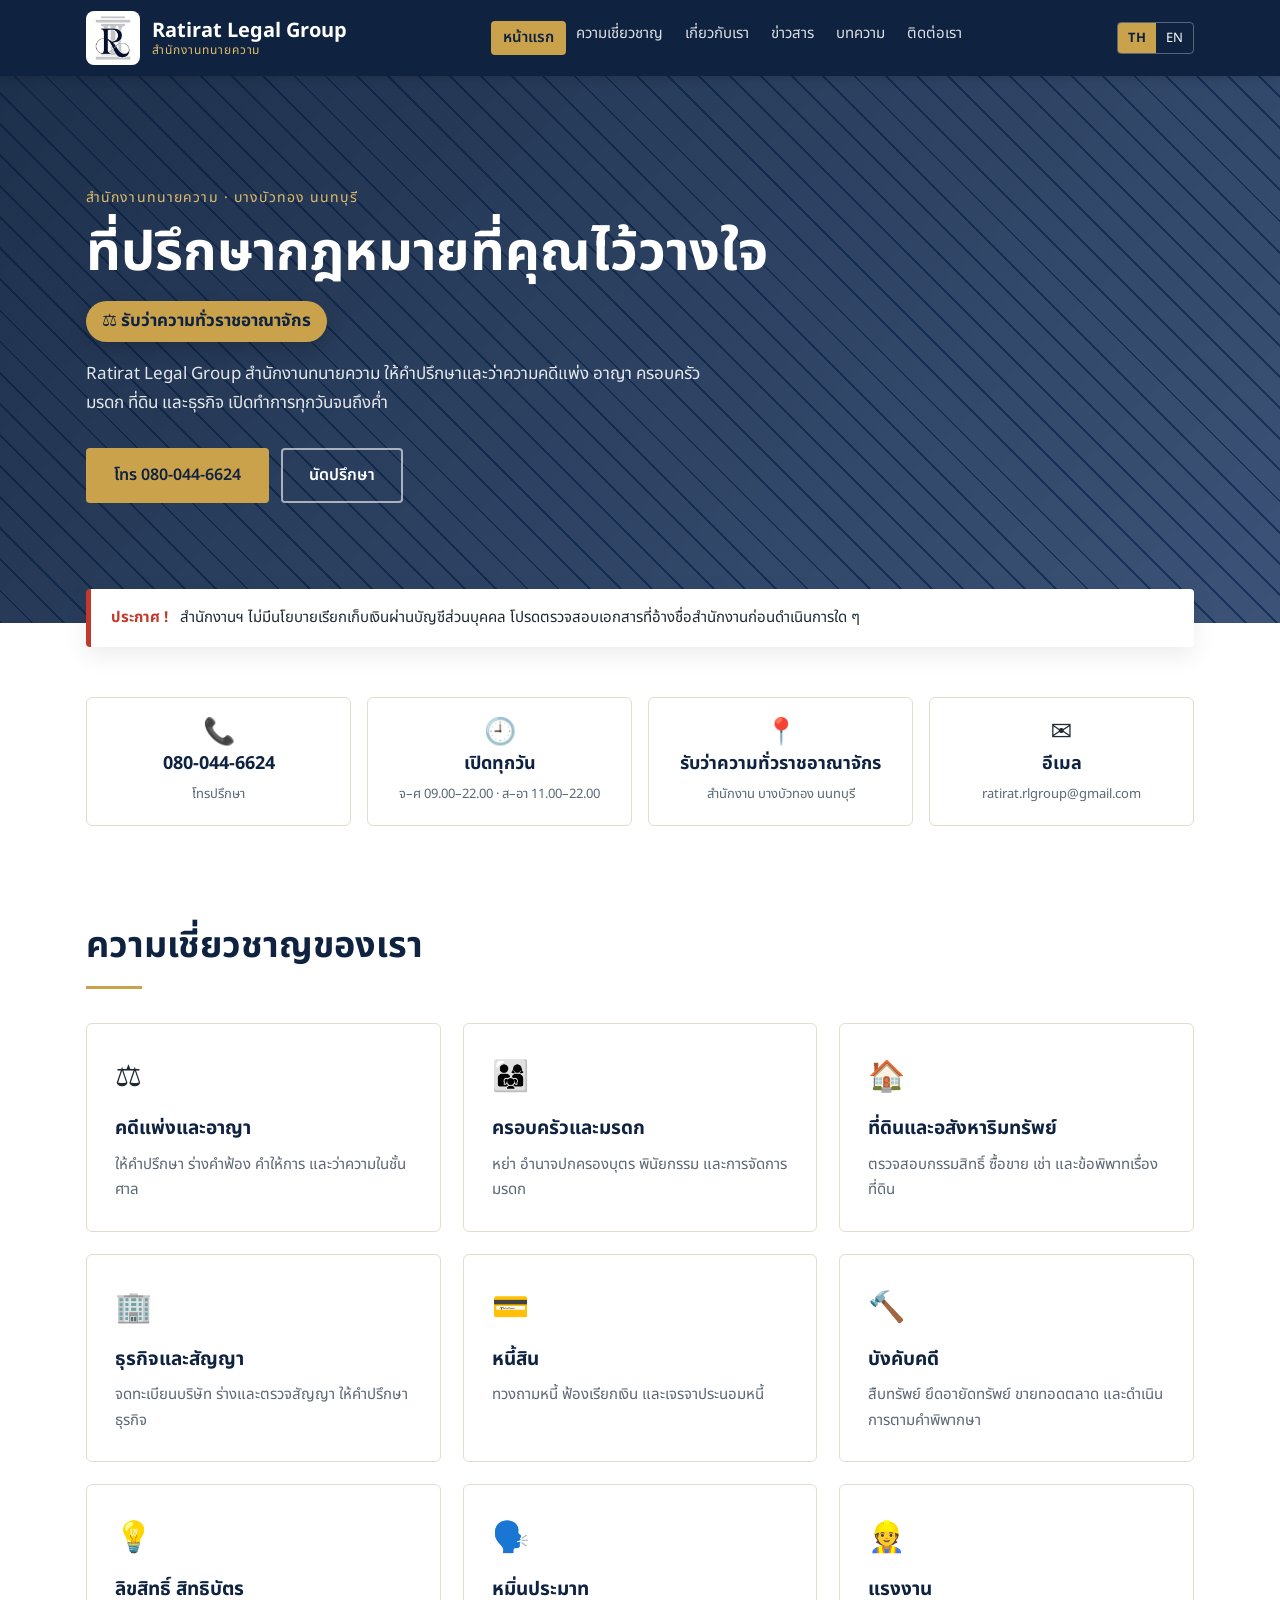
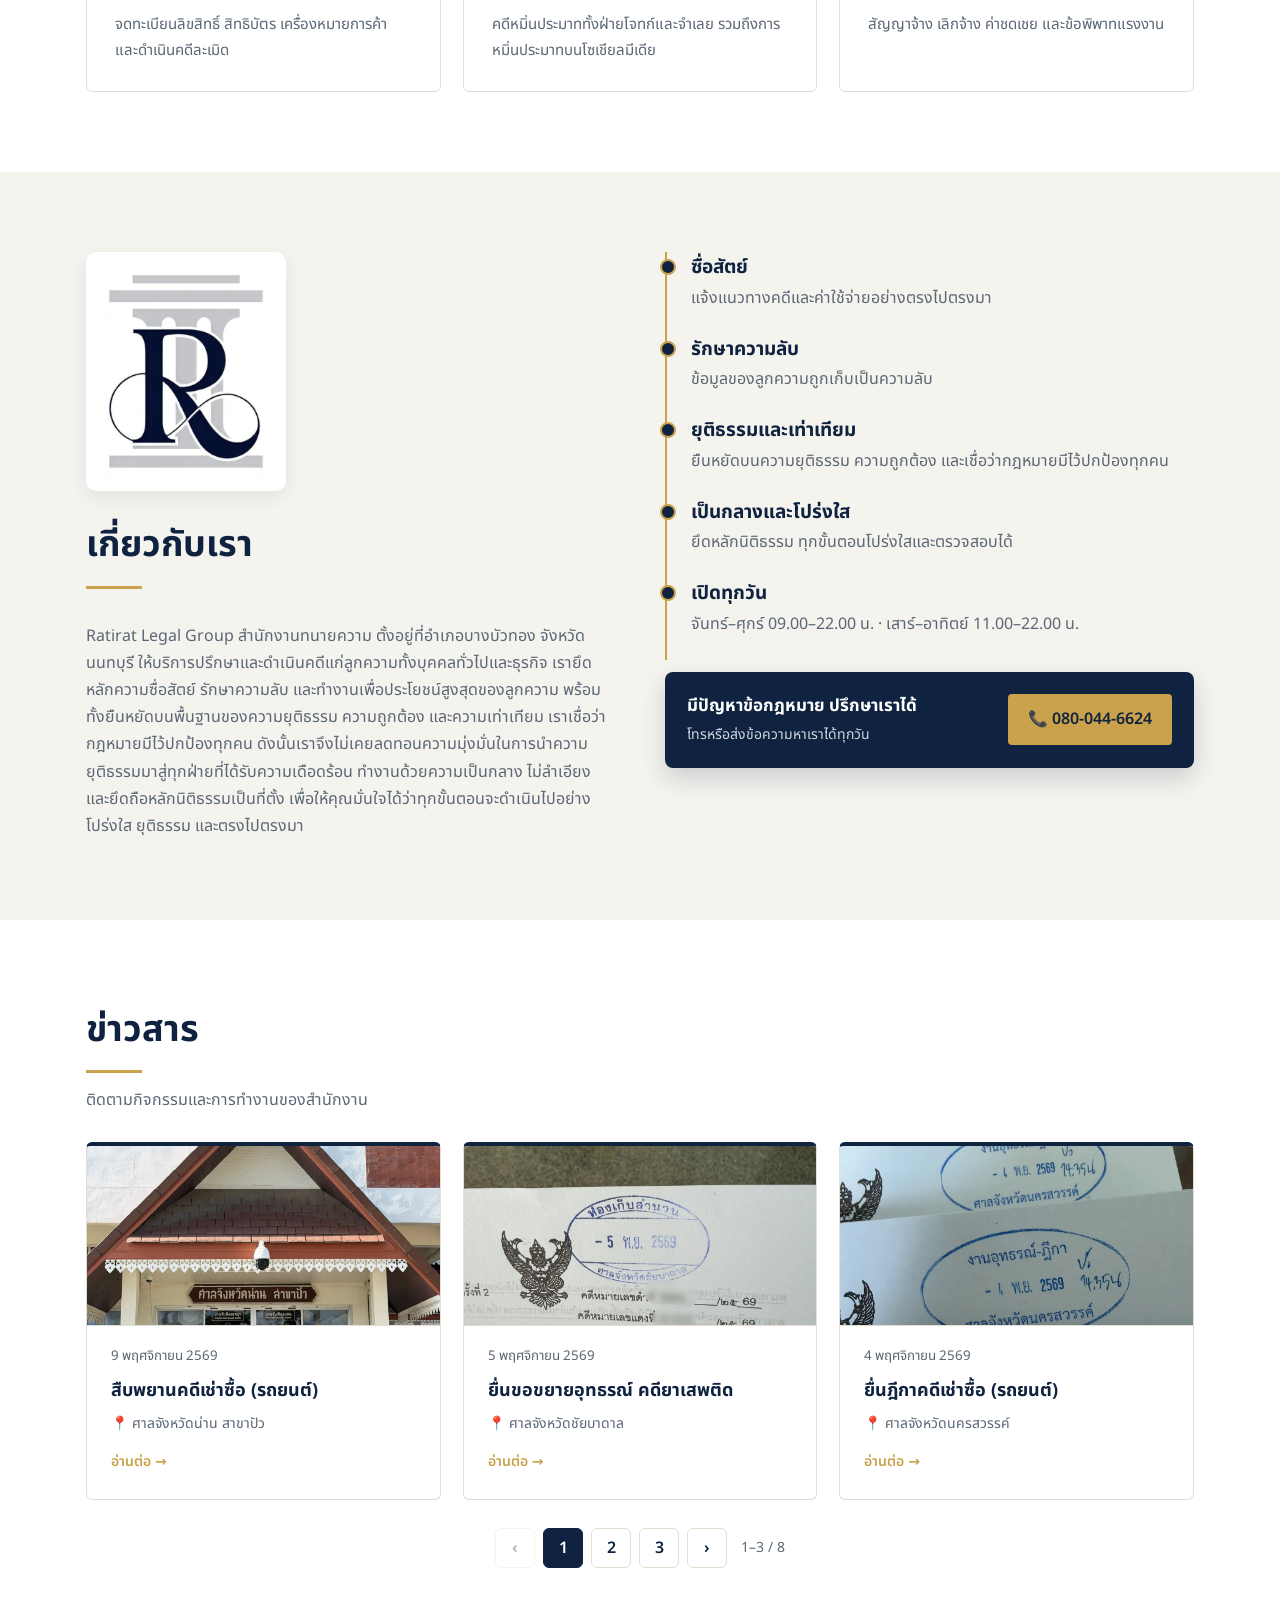
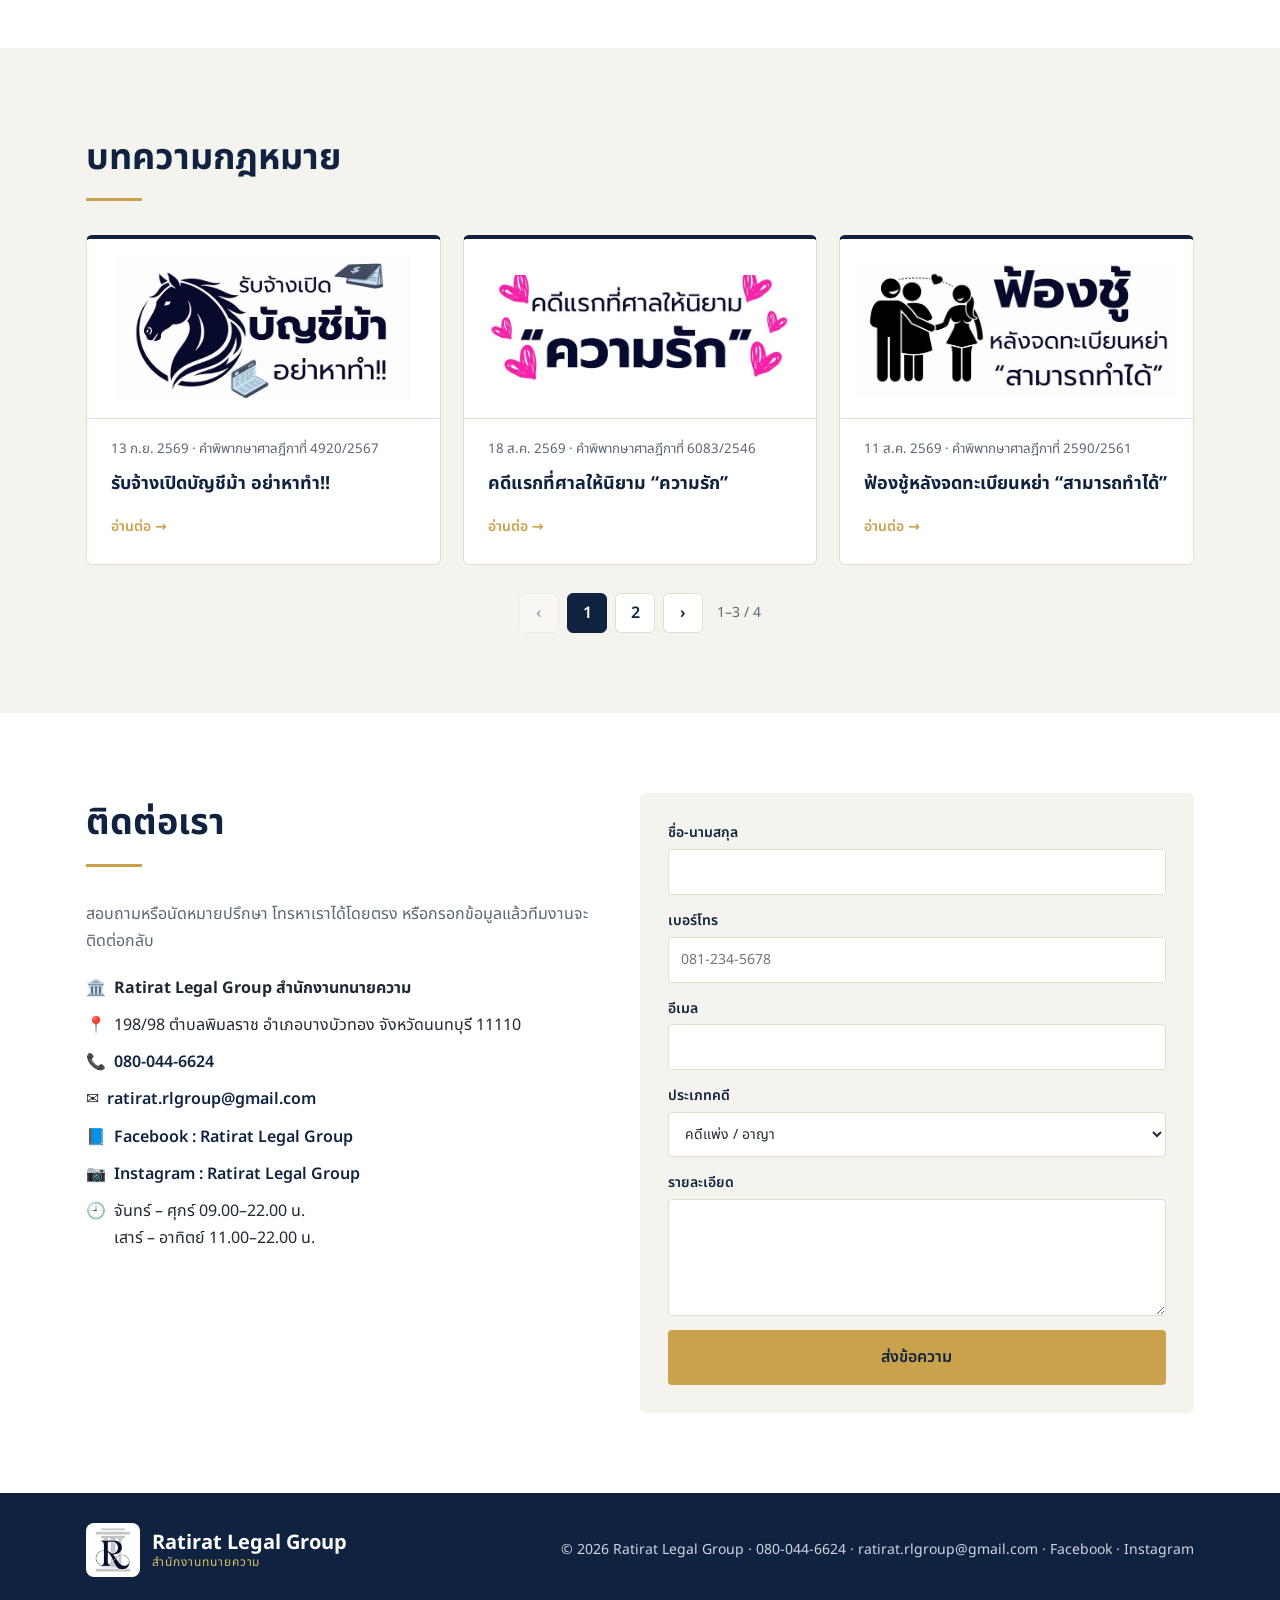
<file: index.html>
<!doctype html>
<html lang="th">
<head>
<meta charset="utf-8">
<meta name="viewport" content="width=device-width, initial-scale=1">
<title>Ratirat Legal Group | สำนักงานทนายความ</title>
<meta name="description" content="Ratirat Legal Group สำนักงานทนายความ บางบัวทอง นนทบุรี รับว่าความทั่วราชอาณาจักร โทร 080-0446624">
<link rel="icon" href="favicon.ico?v=3" sizes="any">
<link rel="icon" href="favicon.png?v=3" type="image/png">
<link rel="apple-touch-icon" href="apple-touch-icon.png?v=3">
<link rel="preconnect" href="https://fonts.googleapis.com">
<link href="https://fonts.googleapis.com/css2?family=Noto+Sans+Thai:wght@300;400;600;700&display=swap" rel="stylesheet">
<link rel="stylesheet" href="style.css?v=19">
</head>
<body>

<!-- Header -->
<header class="nav" id="top">
  <div class="wrap nav-in">
    <a href="#top" class="logo"><img src="logo-mark.png?v=3"alt="Ratirat Legal Group" class="logo-img"><span class="logo-txt"><span>Ratirat Legal Group</span><small data-th="สำนักงานทนายความ" data-en="Law Office">สำนักงานทนายความ</small></span></a>
    <nav class="menu" id="menu">
      <a href="#top" data-th="หน้าแรก" data-en="Home">หน้าแรก</a>
      <a href="#expertise" data-th="ความเชี่ยวชาญ" data-en="Expertise">ความเชี่ยวชาญ</a>
      <a href="#about" data-th="เกี่ยวกับเรา" data-en="About us">เกี่ยวกับเรา</a>
      <a href="#news" data-th="ข่าวสาร" data-en="News">ข่าวสาร</a>
      <a href="#articles" data-th="บทความ" data-en="Articles">บทความ</a>
      <a href="#contact" data-th="ติดต่อเรา" data-en="Contact">ติดต่อเรา</a>
    </nav>
    <div class="nav-right">
      <div class="lang"><button data-lang="th" class="on">TH</button><button data-lang="en">EN</button></div>
      <button class="burger" id="burger" aria-label="menu">☰</button>
    </div>
  </div>
</header>

<!-- Hero -->
<section class="hero">
  <div class="wrap hero-in">
    <p class="eyebrow" data-th="สำนักงานทนายความ · บางบัวทอง นนทบุรี" data-en="Law Office · Bang Bua Thong, Nonthaburi">สำนักงานทนายความ · บางบัวทอง นนทบุรี</p>
    <h1 data-th="ที่ปรึกษากฎหมายที่คุณไว้วางใจ" data-en="Legal counsel you can trust">ที่ปรึกษากฎหมายที่คุณไว้วางใจ</h1>
    <p class="hero-badge">⚖️ <span data-th="รับว่าความทั่วราชอาณาจักร" data-en="Representation in courts throughout the Kingdom">รับว่าความทั่วราชอาณาจักร</span></p>
    <p class="lead" data-th="Ratirat Legal Group สำนักงานทนายความ ให้คำปรึกษาและว่าความคดีแพ่ง อาญา ครอบครัว มรดก ที่ดิน และธุรกิจ เปิดทำการทุกวันจนถึงค่ำ" data-en="Ratirat Legal Group advises and litigates in civil, criminal, family, inheritance, property and business matters, open every day until late.">Ratirat Legal Group สำนักงานทนายความ ให้คำปรึกษาและว่าความคดีแพ่ง อาญา ครอบครัว มรดก ที่ดิน และธุรกิจ เปิดทำการทุกวันจนถึงค่ำ</p>
    <div class="btns">
      <a href="tel:0800446624" class="btn gold" data-th="โทร 080-044-6624" data-en="Call 080-044-6624">โทร 080-044-6624</a>
      <a href="#contact" class="btn line" data-th="นัดปรึกษา" data-en="Book a consultation">นัดปรึกษา</a>
    </div>
  </div>
</section>

<!-- Announcement -->
<div class="wrap">
  <div class="notice">
    <strong data-th="ประกาศ !" data-en="Announcement !">ประกาศ !</strong>
    <span data-th="สำนักงานฯ ไม่มีนโยบายเรียกเก็บเงินผ่านบัญชีส่วนบุคคล โปรดตรวจสอบเอกสารที่อ้างชื่อสำนักงานก่อนดำเนินการใด ๆ" data-en="We never request payment to personal bank accounts. Please verify any notice that uses our name before acting on it.">สำนักงานฯ ไม่มีนโยบายเรียกเก็บเงินผ่านบัญชีส่วนบุคคล โปรดตรวจสอบเอกสารที่อ้างชื่อสำนักงานก่อนดำเนินการใด ๆ</span>
  </div>
</div>

<!-- Quick info -->
<section class="stats wrap">
  <a href="tel:0800446624"><b>📞</b><strong>080-044-6624</strong><span data-th="โทรปรึกษา" data-en="Call us">โทรปรึกษา</span></a>
  <div><b>🕘</b><strong data-th="เปิดทุกวัน" data-en="Open daily">เปิดทุกวัน</strong><span data-th="จ–ศ 09.00–22.00 · ส–อา 11.00–22.00" data-en="Mon–Fri 09:00–22:00 · Sat–Sun 11:00–22:00">จ–ศ 09.00–22.00 · ส–อา 11.00–22.00</span></div>
  <div><b>📍</b><strong data-th="รับว่าความทั่วราชอาณาจักร" data-en="Throughout the Kingdom">รับว่าความทั่วราชอาณาจักร</strong><span data-th="สำนักงาน บางบัวทอง นนทบุรี" data-en="Office: Bang Bua Thong, Nonthaburi">สำนักงาน บางบัวทอง นนทบุรี</span></div>
  <a href="mailto:ratirat.rlgroup@gmail.com"><b>✉️</b><strong data-th="อีเมล" data-en="Email">อีเมล</strong><span>ratirat.rlgroup@gmail.com</span></a>
</section>

<!-- Expertise -->
<section class="sec" id="expertise">
  <div class="wrap">
    <h2 data-th="ความเชี่ยวชาญของเรา" data-en="Our Expertise">ความเชี่ยวชาญของเรา</h2>
    <div class="grid3 cards">
      <article class="card">
        <div class="ic">⚖️</div>
        <h3 data-th="คดีแพ่งและอาญา" data-en="Civil & Criminal Cases">คดีแพ่งและอาญา</h3>
        <p data-th="ให้คำปรึกษา ร่างคำฟ้อง คำให้การ และว่าความในชั้นศาล" data-en="Advice, pleadings and representation in court.">ให้คำปรึกษา ร่างคำฟ้อง คำให้การ และว่าความในชั้นศาล</p>
      </article>
      <article class="card">
        <div class="ic">👨‍👩‍👧</div>
        <h3 data-th="ครอบครัวและมรดก" data-en="Family & Inheritance">ครอบครัวและมรดก</h3>
        <p data-th="หย่า อำนาจปกครองบุตร พินัยกรรม และการจัดการมรดก" data-en="Divorce, child custody, wills and estate administration.">หย่า อำนาจปกครองบุตร พินัยกรรม และการจัดการมรดก</p>
      </article>
      <article class="card">
        <div class="ic">🏠</div>
        <h3 data-th="ที่ดินและอสังหาริมทรัพย์" data-en="Land & Real Estate">ที่ดินและอสังหาริมทรัพย์</h3>
        <p data-th="ตรวจสอบกรรมสิทธิ์ ซื้อขาย เช่า และข้อพิพาทเรื่องที่ดิน" data-en="Title checks, sale, lease and land disputes.">ตรวจสอบกรรมสิทธิ์ ซื้อขาย เช่า และข้อพิพาทเรื่องที่ดิน</p>
      </article>
      <article class="card">
        <div class="ic">🏢</div>
        <h3 data-th="ธุรกิจและสัญญา" data-en="Business & Contracts">ธุรกิจและสัญญา</h3>
        <p data-th="จดทะเบียนบริษัท ร่างและตรวจสัญญา ให้คำปรึกษาธุรกิจ" data-en="Company registration, contract drafting and review, business advice.">จดทะเบียนบริษัท ร่างและตรวจสัญญา ให้คำปรึกษาธุรกิจ</p>
      </article>
      <article class="card">
        <div class="ic">💳</div>
        <h3 data-th="หนี้สิน" data-en="Debt">หนี้สิน</h3>
        <p data-th="ทวงถามหนี้ ฟ้องเรียกเงิน และเจรจาประนอมหนี้" data-en="Debt collection, money claims and settlement negotiation.">ทวงถามหนี้ ฟ้องเรียกเงิน และเจรจาประนอมหนี้</p>
      </article>
      <article class="card">
        <div class="ic">🔨</div>
        <h3 data-th="บังคับคดี" data-en="Enforcement">บังคับคดี</h3>
        <p data-th="สืบทรัพย์ ยึดอายัดทรัพย์ ขายทอดตลาด และดำเนินการตามคำพิพากษา" data-en="Asset tracing, seizure and attachment, auctions and enforcing judgments.">สืบทรัพย์ ยึดอายัดทรัพย์ ขายทอดตลาด และดำเนินการตามคำพิพากษา</p>
      </article>
      <article class="card">
        <div class="ic">💡</div>
        <h3 data-th="ลิขสิทธิ์ สิทธิบัตร" data-en="Copyright & Patents">ลิขสิทธิ์ สิทธิบัตร</h3>
        <p data-th="จดทะเบียนลิขสิทธิ์ สิทธิบัตร เครื่องหมายการค้า และดำเนินคดีละเมิด" data-en="Copyright, patent and trademark registration and infringement actions.">จดทะเบียนลิขสิทธิ์ สิทธิบัตร เครื่องหมายการค้า และดำเนินคดีละเมิด</p>
      </article>
      <article class="card">
        <div class="ic">🗣️</div>
        <h3 data-th="หมิ่นประมาท" data-en="Defamation">หมิ่นประมาท</h3>
        <p data-th="คดีหมิ่นประมาททั้งฝ่ายโจทก์และจำเลย รวมถึงการหมิ่นประมาทบนโซเชียลมีเดีย" data-en="Defamation cases for claimants and defendants, including on social media.">คดีหมิ่นประมาททั้งฝ่ายโจทก์และจำเลย รวมถึงการหมิ่นประมาทบนโซเชียลมีเดีย</p>
      </article>
      <article class="card">
        <div class="ic">👷</div>
        <h3 data-th="แรงงาน" data-en="Employment">แรงงาน</h3>
        <p data-th="สัญญาจ้าง เลิกจ้าง ค่าชดเชย และข้อพิพาทแรงงาน" data-en="Employment contracts, dismissal, severance and labour disputes.">สัญญาจ้าง เลิกจ้าง ค่าชดเชย และข้อพิพาทแรงงาน</p>
      </article>
    </div>
  </div>
</section>

<!-- About -->
<section class="sec alt" id="about">
  <div class="wrap about">
    <div>
      <img src="logo-full.png?v=3"alt="Ratirat Legal Group" class="about-logo">
      <h2 data-th="เกี่ยวกับเรา" data-en="About Us">เกี่ยวกับเรา</h2>
      <p data-th="Ratirat Legal Group สำนักงานทนายความ ตั้งอยู่ที่อำเภอบางบัวทอง จังหวัดนนทบุรี ให้บริการปรึกษาและดำเนินคดีแก่ลูกความทั้งบุคคลทั่วไปและธุรกิจ เรายึดหลักความซื่อสัตย์ รักษาความลับ และทำงานเพื่อประโยชน์สูงสุดของลูกความ พร้อมทั้งยืนหยัดบนพื้นฐานของความยุติธรรม ความถูกต้อง และความเท่าเทียม เราเชื่อว่ากฎหมายมีไว้ปกป้องทุกคน ดังนั้นเราจึงไม่เคยลดทอนความมุ่งมั่นในการนำความยุติธรรมมาสู่ทุกฝ่ายที่ได้รับความเดือดร้อน ทำงานด้วยความเป็นกลาง ไม่ลำเอียง และยึดถือหลักนิติธรรมเป็นที่ตั้ง เพื่อให้คุณมั่นใจได้ว่าทุกขั้นตอนจะดำเนินไปอย่างโปร่งใส ยุติธรรม และตรงไปตรงมา" data-en="Ratirat Legal Group is a law office based in Bang Bua Thong, Nonthaburi, advising and representing both individuals and businesses. We stand for integrity, confidentiality and our clients' best interests, built on justice, fairness and equality. We believe the law exists to protect everyone, so we never compromise on bringing justice to anyone who has been wronged. We work impartially and without bias, with the rule of law at our core, so you can be confident every step is transparent, fair and straightforward.">Ratirat Legal Group สำนักงานทนายความ ตั้งอยู่ที่อำเภอบางบัวทอง จังหวัดนนทบุรี ให้บริการปรึกษาและดำเนินคดีแก่ลูกความทั้งบุคคลทั่วไปและธุรกิจ เรายึดหลักความซื่อสัตย์ รักษาความลับ และทำงานเพื่อประโยชน์สูงสุดของลูกความ พร้อมทั้งยืนหยัดบนพื้นฐานของความยุติธรรม ความถูกต้อง และความเท่าเทียม เราเชื่อว่ากฎหมายมีไว้ปกป้องทุกคน ดังนั้นเราจึงไม่เคยลดทอนความมุ่งมั่นในการนำความยุติธรรมมาสู่ทุกฝ่ายที่ได้รับความเดือดร้อน ทำงานด้วยความเป็นกลาง ไม่ลำเอียง และยึดถือหลักนิติธรรมเป็นที่ตั้ง เพื่อให้คุณมั่นใจได้ว่าทุกขั้นตอนจะดำเนินไปอย่างโปร่งใส ยุติธรรม และตรงไปตรงมา</p>
    </div>
    <div class="about-side">
    <ol class="timeline">
      <li><b data-th="ซื่อสัตย์" data-en="Integrity">ซื่อสัตย์</b><span data-th="แจ้งแนวทางคดีและค่าใช้จ่ายอย่างตรงไปตรงมา" data-en="Straightforward advice on your case and costs">แจ้งแนวทางคดีและค่าใช้จ่ายอย่างตรงไปตรงมา</span></li>
      <li><b data-th="รักษาความลับ" data-en="Confidentiality">รักษาความลับ</b><span data-th="ข้อมูลของลูกความถูกเก็บเป็นความลับ" data-en="Your information is kept strictly confidential">ข้อมูลของลูกความถูกเก็บเป็นความลับ</span></li>
      <li><b data-th="ยุติธรรมและเท่าเทียม" data-en="Justice & equality">ยุติธรรมและเท่าเทียม</b><span data-th="ยืนหยัดบนความยุติธรรม ความถูกต้อง และเชื่อว่ากฎหมายมีไว้ปกป้องทุกคน" data-en="Built on justice and fairness — the law exists to protect everyone">ยืนหยัดบนความยุติธรรม ความถูกต้อง และเชื่อว่ากฎหมายมีไว้ปกป้องทุกคน</span></li>
      <li><b data-th="เป็นกลางและโปร่งใส" data-en="Impartial & transparent">เป็นกลางและโปร่งใส</b><span data-th="ยึดหลักนิติธรรม ทุกขั้นตอนโปร่งใสและตรวจสอบได้" data-en="Rule of law first; every step is open and clear">ยึดหลักนิติธรรม ทุกขั้นตอนโปร่งใสและตรวจสอบได้</span></li>
      <li><b data-th="เปิดทุกวัน" data-en="Open every day">เปิดทุกวัน</b><span data-th="จันทร์–ศุกร์ 09.00–22.00 น. · เสาร์–อาทิตย์ 11.00–22.00 น." data-en="Mon–Fri 09:00–22:00 · Sat–Sun 11:00–22:00">จันทร์–ศุกร์ 09.00–22.00 น. · เสาร์–อาทิตย์ 11.00–22.00 น.</span></li>
    </ol>
    <div class="about-call">
      <div>
        <strong data-th="มีปัญหาข้อกฎหมาย ปรึกษาเราได้" data-en="Have a legal problem? Talk to us">มีปัญหาข้อกฎหมาย ปรึกษาเราได้</strong>
        <span data-th="โทรหรือส่งข้อความหาเราได้ทุกวัน" data-en="Call or message us any day">โทรหรือส่งข้อความหาเราได้ทุกวัน</span>
      </div>
      <a href="tel:0800446624" class="btn gold">📞 080-044-6624</a>
    </div>
    </div>
  </div>
</section>

<!-- News -->
<section class="sec" id="news">
  <div class="wrap">
    <h2 data-th="ข่าวสาร" data-en="News">ข่าวสาร</h2>
    <p class="sec-lead" data-th="ติดตามกิจกรรมและการทำงานของสำนักงาน" data-en="What our office has been up to">ติดตามกิจกรรมและการทำงานของสำนักงาน</p>
    <div class="grid3" id="news-list"><!-- filled from content/news.json --></div>
  </div>
</section>

<!-- Articles -->
<section class="sec alt" id="articles">
  <div class="wrap">
    <h2 data-th="บทความกฎหมาย" data-en="Legal Articles">บทความกฎหมาย</h2>
    <div class="grid3" id="posts"><!-- filled from content/articles.json -->
    </div>
  </div>
</section>

<!-- Contact -->
<section class="sec" id="contact">
  <div class="wrap contact">
    <div>
      <h2 data-th="ติดต่อเรา" data-en="Contact Us">ติดต่อเรา</h2>
      <p data-th="สอบถามหรือนัดหมายปรึกษา โทรหาเราได้โดยตรง หรือกรอกข้อมูลแล้วทีมงานจะติดต่อกลับ" data-en="For enquiries or appointments, call us directly or leave your details and we will get back to you.">สอบถามหรือนัดหมายปรึกษา โทรหาเราได้โดยตรง หรือกรอกข้อมูลแล้วทีมงานจะติดต่อกลับ</p>
      <ul class="info">
        <li>🏛️ <strong data-th="Ratirat Legal Group สำนักงานทนายความ" data-en="Ratirat Legal Group">Ratirat Legal Group สำนักงานทนายความ</strong></li>
        <li>📍 <span data-th="198/98 ตำบลพิมลราช อำเภอบางบัวทอง จังหวัดนนทบุรี 11110" data-en="198/98 Phimonrat, Bang Bua Thong, Nonthaburi 11110">198/98 ตำบลพิมลราช อำเภอบางบัวทอง จังหวัดนนทบุรี 11110</span></li>
        <li>📞 <a href="tel:0800446624">080-044-6624</a></li>
        <li>✉️ <a href="mailto:ratirat.rlgroup@gmail.com">ratirat.rlgroup@gmail.com</a></li>
        <li>📘 <a href="https://www.facebook.com/p/Ratirat-Legal-Group-61570178079135/" target="_blank" rel="noopener">Facebook : Ratirat Legal Group</a></li>
        <li>📷 <a href="https://www.instagram.com/newie_lawyer?mdxt=MXhuYnN0a2NtM3lvNA==" target="_blank" rel="noopener">Instagram : Ratirat Legal Group</a></li>
        <li>🕘 <span><span data-th="จันทร์ – ศุกร์ 09.00–22.00 น." data-en="Mon – Fri 09:00–22:00">จันทร์ – ศุกร์ 09.00–22.00 น.</span><br><span data-th="เสาร์ – อาทิตย์ 11.00–22.00 น." data-en="Sat – Sun 11:00–22:00">เสาร์ – อาทิตย์ 11.00–22.00 น.</span></span></li>
      </ul>
    </div>
    <form class="form" id="form">
      <label><span data-th="ชื่อ-นามสกุล" data-en="Full name">ชื่อ-นามสกุล</span><input name="name" required></label>
      <label><span data-th="เบอร์โทร" data-en="Phone">เบอร์โทร</span><input name="phone" type="tel" required maxlength="12" inputmode="tel" placeholder="081-234-5678"></label>
      <label><span data-th="อีเมล" data-en="Email">อีเมล</span><input name="email" type="email"></label>
      <label><span data-th="ประเภทคดี" data-en="Matter type">ประเภทคดี</span>
        <select name="type">
          <option data-th="คดีแพ่ง / อาญา" data-en="Civil / Criminal">คดีแพ่ง / อาญา</option>
          <option data-th="ครอบครัว / มรดก" data-en="Family / Inheritance">ครอบครัว / มรดก</option>
          <option data-th="ที่ดิน / อสังหาริมทรัพย์" data-en="Land / Real estate">ที่ดิน / อสังหาริมทรัพย์</option>
          <option data-th="ธุรกิจ / สัญญา" data-en="Business / Contracts">ธุรกิจ / สัญญา</option>
          <option data-th="หนี้สิน" data-en="Debt">หนี้สิน</option>
          <option data-th="บังคับคดี" data-en="Enforcement">บังคับคดี</option>
          <option data-th="ลิขสิทธิ์ / สิทธิบัตร" data-en="Copyright / Patents">ลิขสิทธิ์ / สิทธิบัตร</option>
          <option data-th="หมิ่นประมาท" data-en="Defamation">หมิ่นประมาท</option>
          <option data-th="อื่น ๆ" data-en="Other">อื่น ๆ</option>
        </select>
      </label>
      <label><span data-th="รายละเอียด" data-en="Details">รายละเอียด</span><textarea name="msg" rows="4"></textarea></label>
      <button class="btn gold" type="submit" data-th="ส่งข้อความ" data-en="Send message">ส่งข้อความ</button>
      <input type="text" name="_honey" class="honey" tabindex="-1" autocomplete="off" aria-hidden="true">
      <p class="ok" id="ok" hidden data-th="ส่งข้อความเรียบร้อยแล้ว ทีมงานจะติดต่อกลับโดยเร็ว ขอบคุณครับ" data-en="Message sent. We will get back to you soon, thank you.">ส่งข้อความเรียบร้อยแล้ว ทีมงานจะติดต่อกลับโดยเร็ว ขอบคุณครับ</p>
      <p class="err" id="err" hidden><span data-th="ส่งไม่สำเร็จ กรุณาลองใหม่ หรือโทร 080-044-6624 / อีเมล ratirat.rlgroup@gmail.com" data-en="Sending failed. Please try again, or call 080-044-6624 / email ratirat.rlgroup@gmail.com">ส่งไม่สำเร็จ กรุณาลองใหม่ หรือโทร 080-044-6624 / อีเมล ratirat.rlgroup@gmail.com</span></p>
    </form>
  </div>
</section>

<footer class="foot">
  <div class="wrap foot-in">
    <div class="logo"><img src="logo-mark.png?v=3"alt="Ratirat Legal Group" class="logo-img"><span class="logo-txt"><span>Ratirat Legal Group</span><small data-th="สำนักงานทนายความ" data-en="Law Office">สำนักงานทนายความ</small></span></div>
    <p>© 2026 Ratirat Legal Group · <a href="tel:0800446624">080-044-6624</a> · <a href="mailto:ratirat.rlgroup@gmail.com">ratirat.rlgroup@gmail.com</a> · <a href="https://www.facebook.com/p/Ratirat-Legal-Group-61570178079135/" target="_blank" rel="noopener">Facebook</a> · <a href="https://www.instagram.com/newie_lawyer?mdxt=MXhuYnN0a2NtM3lvNA==" target="_blank" rel="noopener">Instagram</a></p>
  </div>
</footer>

<!-- Article reader -->
<dialog class="reader" id="reader">
  <button class="reader-x" id="reader-x" aria-label="close">✕</button>
  <article id="reader-body"></article>
</dialog>

<script src="main.js?v=25"></script>
</body>
</html>
</file>
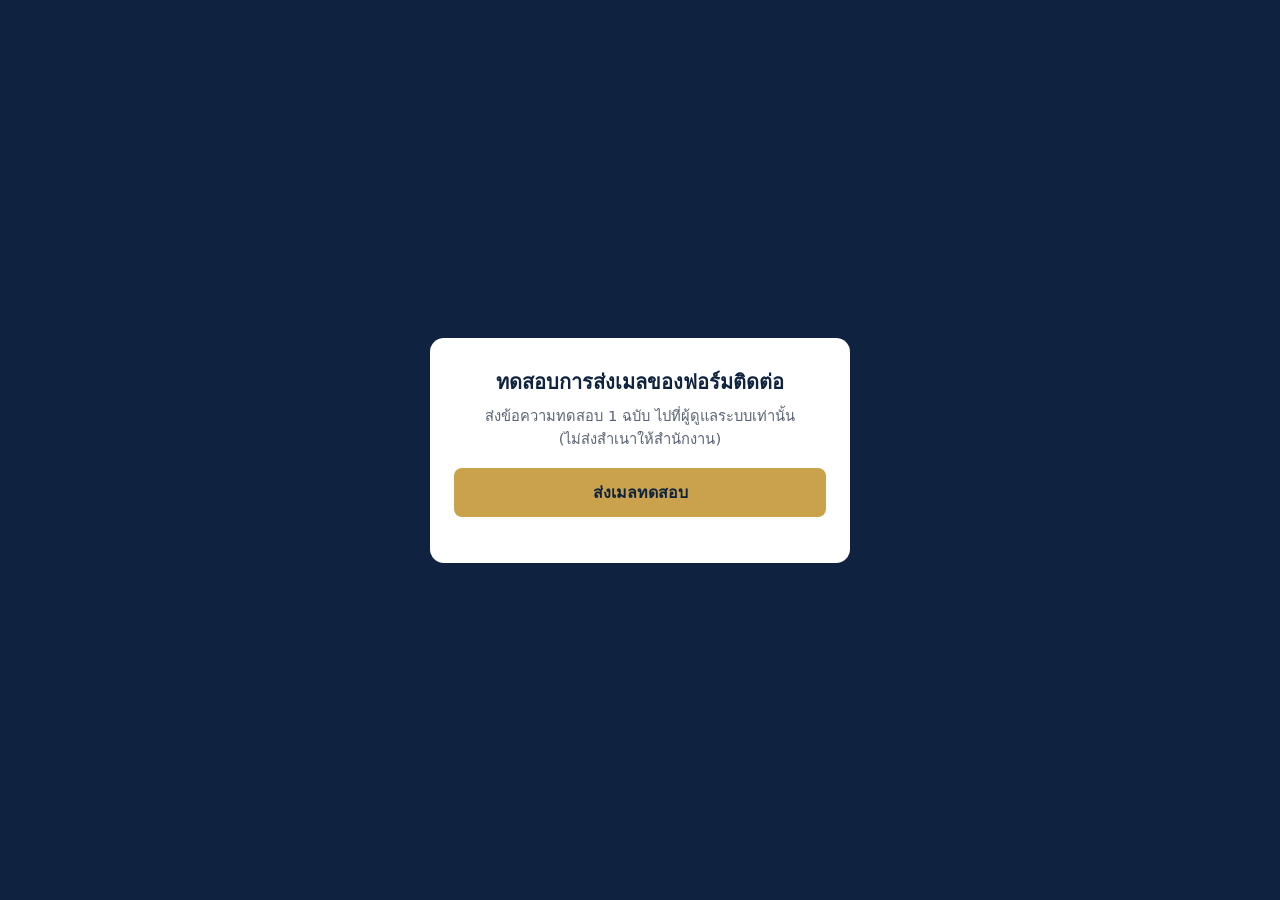
<file: mailtest/index.html>
<!doctype html>
<html lang="th">
<head>
<meta charset="utf-8">
<meta name="robots" content="noindex">
<meta name="viewport" content="width=device-width, initial-scale=1">
<title>ทดสอบฟอร์ม · Ratirat Legal Group</title>
<link rel="icon" href="../favicon.ico?v=3" sizes="any">
<style>
  body { margin: 0; min-height: 100vh; display: grid; place-items: center; background: #0f2340; font-family: 'Noto Sans Thai', system-ui, sans-serif; color: #1c2533; }
  .box { background: #fff; border-radius: 14px; padding: 28px 24px; width: min(420px, calc(100% - 32px)); box-sizing: border-box; text-align: center; }
  h1 { font-size: 1.25rem; margin: 0 0 6px; color: #0f2340; }
  p { margin: 0 0 18px; color: #5a6475; font-size: .92rem; }
  button { background: #c9a24b; color: #0f2340; border: 0; border-radius: 8px; padding: 12px 22px; font: inherit; font-weight: 700; cursor: pointer; width: 100%; }
  button:disabled { opacity: .6; cursor: wait; }
  #out { margin-top: 18px; font-size: .95rem; white-space: pre-line; }
  .ok { color: #1a7f37; } .bad { color: #b42318; }
</style>
</head>
<body>
<!-- quick check that the contact form still delivers: sends one test message to the form owner only (no _cc) -->
<main class="box">
  <h1>ทดสอบการส่งเมลของฟอร์มติดต่อ</h1>
  <p>ส่งข้อความทดสอบ 1 ฉบับ ไปที่ผู้ดูแลระบบเท่านั้น<br>(ไม่ส่งสำเนาให้สำนักงาน)</p>
  <button id="send" type="button">ส่งเมลทดสอบ</button>
  <div id="out"></div>
</main>
<script>
const out = document.getElementById('out'), btn = document.getElementById('send');
const say = (cls, text) => { out.className = cls; out.textContent = text; };
btn.addEventListener('click', async () => {
  btn.disabled = true;
  say('', 'กำลังส่ง…');
  const now = new Date().toLocaleString('th-TH');
  try {
    // use the same Apps Script URL the live contact form uses, so this tests the real setup;
    // test:true makes the script mail the admin only
    const js = await fetch('../main.js', { cache: 'no-cache' }).then(r => r.text());
    const url = (js.match(/FORM_URL = '(https:[^']+)'/) || [])[1];
    if (!url) throw new Error('ไม่พบที่อยู่ฟอร์มใน main.js');
    const res = await fetch(url, {
      method: 'POST',
      headers: { 'Content-Type': 'text/plain;charset=utf-8' },
      body: JSON.stringify({ test: true, source: 'หน้า mailtest ' + location.origin })
    });
    const data = await res.json().catch(() => ({}));
    if (res.ok && data.ok === true) say('ok', '✅ ส่งสำเร็จ ' + now + '\nเช็กกล่องเมลผู้ดูแลระบบ (รวม Spam)');
    else throw new Error(data.message || 'HTTP ' + res.status);
  } catch (e) {
    say('bad', '🔴 ส่งไม่สำเร็จ: ' + e.message);
  } finally {
    btn.disabled = false;
  }
});
</script>
</body>
</html>
</file>
<file: style.css>
:root{
  --navy:#0f2340; --navy2:#1a3560; --gold:#c9a24b; --gold2:#e0bd6a;
  --ink:#1f2933; --mute:#5b6775; --bg:#ffffff; --alt:#f5f3ee; --line:#e3ddd0;
}
*{box-sizing:border-box;margin:0;padding:0}
html{scroll-behavior:smooth;scroll-padding-top:82px}
body{font-family:"Noto Sans Thai",system-ui,sans-serif;color:var(--ink);background:var(--bg);line-height:1.7}
a{color:inherit;text-decoration:none}
.wrap{max-width:1140px;margin:0 auto;padding:0 16px}

/* nav */
.nav{position:sticky;top:0;z-index:50;background:var(--navy);color:#fff;box-shadow:0 2px 10px rgba(0,0,0,.15)}
.nav-in{display:flex;align-items:center;justify-content:space-between;height:76px;gap:16px}
.logo{display:flex;align-items:center;gap:12px;font-weight:700}
.logo-img{width:54px;height:54px;flex:none;background:#fff;border-radius:8px;padding:3px}
.logo-txt{font-family:"Noto Sans Thai",sans-serif;font-size:20px;white-space:nowrap;line-height:1.2;display:flex;flex-direction:column}
.logo-txt small{font-family:"Noto Sans Thai",sans-serif;font-weight:400;font-size:12px;color:var(--gold2);letter-spacing:.08em}
.menu{display:flex;gap:22px;font-size:15px}
.menu a{opacity:.85;transition:.2s}
.menu a:hover{opacity:1;color:var(--gold2)}
.menu a.active{opacity:1;color:var(--navy);background:var(--gold);padding:4px 12px;margin:0 -12px;border-radius:4px;font-weight:600}
.nav-right{display:flex;align-items:center;gap:10px}
.lang{display:flex;border:1px solid rgba(255,255,255,.3);border-radius:4px;overflow:hidden}
.lang button{background:none;border:0;color:inherit;padding:4px 10px;cursor:pointer;font:inherit;font-size:13px}
.lang button.on{background:var(--gold);color:var(--navy);font-weight:700}
.burger{display:none;background:none;border:0;color:inherit;font-size:24px;cursor:pointer}

/* hero */
.hero{background:linear-gradient(135deg,rgba(15,35,64,.94),rgba(26,53,96,.85)),
  repeating-linear-gradient(45deg,#14294a 0 2px,transparent 2px 22px);color:#fff;padding:110px 0 120px}
.eyebrow{color:var(--gold2);letter-spacing:.08em;font-size:14px;text-transform:uppercase}
.hero h1{font-size:clamp(32px,5vw,54px);line-height:1.25;margin:10px 0 18px;max-width:760px}
.hero-badge{display:inline-block;margin:-4px 0 18px;padding:6px 16px;border-radius:999px;background:var(--gold);color:var(--navy);font-weight:700;font-size:17px;box-shadow:0 6px 18px rgba(0,0,0,.18)}
.lead{max-width:640px;opacity:.88;font-size:17px}
.btns{display:flex;gap:12px;margin-top:30px;flex-wrap:wrap}
.btn{display:inline-block;padding:12px 26px;border-radius:4px;font-weight:600;border:2px solid transparent;cursor:pointer;font:inherit;font-weight:600;transition:.2s}
.btn.gold{background:var(--gold);color:var(--navy)}
.btn.gold:hover{background:var(--gold2)}
.btn.line{border-color:rgba(255,255,255,.6);color:#fff}
.btn.line:hover{background:rgba(255,255,255,.1)}

/* notice */
.notice{margin-top:-34px;position:relative;background:#fff;border-left:5px solid #c0392b;box-shadow:0 8px 24px rgba(0,0,0,.08);padding:16px 20px;border-radius:4px;display:flex;gap:12px;flex-wrap:wrap;font-size:15px}
.notice strong{color:#c0392b}

/* stats */
.stats{display:grid;grid-template-columns:repeat(4,1fr);gap:16px;padding-top:50px;padding-bottom:10px;text-align:center}
.stats>*{padding:18px 10px;border:1px solid var(--line);border-radius:6px;transition:.2s}
.stats>a:hover{border-color:var(--gold);box-shadow:0 8px 20px rgba(15,35,64,.08)}
.stats b{display:block;font-size:26px;line-height:1.3}
.stats strong{display:block;color:var(--navy);font-size:18px}
.stats span{color:var(--mute);font-size:13px;overflow-wrap:anywhere}

/* sections */
.sec{padding:80px 0}
.sec.alt{background:var(--alt)}
h2{font-size:clamp(26px,3.4vw,36px);color:var(--navy);margin-bottom:34px;position:relative;padding-bottom:12px}
h2::after{content:"";position:absolute;left:0;bottom:0;width:56px;height:3px;background:var(--gold)}
.grid3{display:grid;grid-template-columns:repeat(3,1fr);gap:22px}
.grid4{display:grid;grid-template-columns:repeat(4,1fr);gap:22px}
.card{background:#fff;border:1px solid var(--line);border-radius:6px;padding:28px;transition:.25s}
.card:hover{transform:translateY(-4px);box-shadow:0 12px 28px rgba(15,35,64,.1);border-color:var(--gold)}
.cards{display:flex;flex-wrap:wrap;justify-content:center}
.cards>.card{flex:0 1 calc((100% - 44px)/3)}
.ic{font-size:30px;margin-bottom:10px}
.card h3{color:var(--navy);font-size:19px;margin-bottom:6px}
.card p{color:var(--mute);font-size:15px}

/* about */
.about{display:grid;grid-template-columns:1fr 1fr;gap:50px;align-items:start}
.about p{color:var(--mute)}
.about-logo{display:block;width:200px;max-width:60%;margin-bottom:24px;background:#fff;border-radius:10px;padding:12px;box-shadow:0 6px 18px rgba(15,35,64,.08)}
.about-side{display:flex;flex-direction:column;gap:12px}
.about-call{display:flex;align-items:center;justify-content:space-between;gap:16px;flex-wrap:wrap;background:var(--navy);color:#fff;border-radius:8px;padding:20px 22px;box-shadow:0 10px 24px rgba(15,35,64,.18)}
.about-call strong{display:block;font-size:17px}
.about-call span{color:#cfd6e0;font-size:14px}
.about-call .btn{padding:10px 18px;white-space:nowrap}
.timeline{list-style:none;border-left:2px solid var(--gold);padding-left:24px}
.timeline li{position:relative;padding-bottom:22px}
.timeline li::before{content:"";position:absolute;left:-31px;top:7px;width:12px;height:12px;border-radius:50%;background:var(--navy);border:2px solid var(--gold)}
.timeline b{display:block;color:var(--navy);font-weight:700;font-size:19px}
.timeline span{color:var(--mute)}

/* team */
.person{text-align:center}
.ph{width:120px;height:120px;border-radius:50%;margin:0 auto 14px;background:linear-gradient(135deg,var(--navy),var(--navy2));color:var(--gold2);display:grid;place-items:center;font-size:44px;font-weight:700;border:3px solid var(--gold)}
.person h4{color:var(--navy);font-size:17px}
.person p{color:var(--mute);font-size:14px}

/* articles */
.post{display:block;background:#fff;border-radius:6px;padding:24px;border:1px solid var(--line);border-top:4px solid var(--navy);transition:.25s;overflow:hidden}
.post-img{display:block;width:calc(100% + 48px);max-width:none;margin:-24px -24px 16px;height:180px;object-fit:contain;background:#fff;padding:16px;border-bottom:1px solid var(--line)}
.post:hover{border-top-color:var(--gold);box-shadow:0 10px 24px rgba(0,0,0,.07)}
.post small{color:var(--mute)}

/* article reader */
.reader{border:0;border-radius:8px;padding:0;width:min(760px,calc(100% - 32px));max-height:calc(100% - 48px);margin:auto;box-shadow:0 20px 60px rgba(0,0,0,.3);color:var(--ink)}
.reader::backdrop{background:rgba(15,35,64,.6)}
.reader article{padding:36px 40px 40px}
.reader small{color:var(--mute)}
.reader h2{margin:4px 0 22px;font-size:clamp(22px,3vw,30px)}
.reader p{margin-bottom:16px;line-height:1.85}
.reader figure{margin:20px 0}
.reader figure img{display:block;width:auto;max-width:min(100%,560px);margin:0 auto;border-radius:6px;box-shadow:0 4px 16px rgba(15,35,64,.12)}
.reader figcaption{text-align:center;color:var(--mute);font-size:14px;margin-top:6px}
.reader-x{position:sticky;top:10px;float:right;margin:10px 10px 0 0;width:38px;height:38px;border-radius:50%;border:0;background:var(--navy);color:#fff;font-size:18px;cursor:pointer;z-index:1}
.reader-x:hover{background:var(--gold);color:var(--navy)}
@media (max-width:560px){.reader article{padding:28px 20px 30px}}
.post h3{color:var(--navy);font-size:18px;margin:6px 0 14px}
.post>span{color:var(--gold);font-weight:600;font-size:14px}
.post-img.fill{object-fit:cover;padding:0}
.pager{display:flex;justify-content:center;align-items:center;gap:8px;margin-top:28px;flex-wrap:wrap}
.pager button{min-width:40px;height:40px;padding:0 10px;border-radius:6px;border:1px solid var(--line);background:#fff;color:var(--navy);font:inherit;font-weight:600;cursor:pointer;transition:.2s}
.pager button:hover:not(:disabled){border-color:var(--gold);color:#9a7428}
.pager button.on{background:var(--navy);border-color:var(--navy);color:#fff}
.pager button:disabled{opacity:.35;cursor:default}
.pager-info{color:var(--mute);font-size:14px;margin-left:6px}
.post-place{color:var(--mute);font-size:14px;margin:-8px 0 12px}
.sec-lead{color:var(--mute);margin:-20px 0 28px}

/* contact */
.contact{display:grid;grid-template-columns:1fr 1.1fr;gap:50px}
.contact>div>p{color:var(--mute);margin-bottom:20px}
.info{list-style:none;display:grid;gap:10px}
.info li{display:flex;gap:8px}
.info a{color:var(--navy);font-weight:600}
.info a:hover{color:var(--gold)}
.form{background:var(--alt);padding:28px;border-radius:6px;display:grid;gap:14px}
.form label{display:grid;gap:4px;font-size:14px;font-weight:600;color:var(--navy)}
.form input,.form select,.form textarea{font:inherit;font-weight:400;padding:10px 12px;border:1px solid var(--line);border-radius:4px;background:#fff;color:var(--ink)}
.form input:focus,.form select:focus,.form textarea:focus{outline:2px solid var(--gold);border-color:transparent}
.alt .form{background:#fff;border:1px solid var(--line)}
.ok{color:#1e7d43;font-weight:600}
.err{color:#c0392b;font-weight:600}
.honey{position:absolute;left:-9999px;width:1px;height:1px;opacity:0}
.form button:disabled{opacity:.6;cursor:wait}

/* footer */
.foot{background:var(--navy);color:#cfd6e0;padding:30px 0;font-size:14px}
.foot-in{display:flex;justify-content:space-between;align-items:center;gap:16px;flex-wrap:wrap}
.foot .logo-txt{color:#fff}

/* responsive */
@media (max-width:900px){
  .menu{position:absolute;top:76px;left:0;right:0;background:var(--navy);flex-direction:column;gap:0;display:none;box-shadow:0 8px 16px rgba(0,0,0,.12)}
  .menu.open{display:flex}
  .menu a{padding:14px 16px;border-top:1px solid rgba(128,128,128,.18)}
  .menu a.active{margin:0;padding:14px 16px;border-radius:0}
  .burger{display:block}
  .grid3,.grid4{grid-template-columns:repeat(2,1fr)}
  .cards>.card{flex-basis:calc((100% - 22px)/2)}
  .about,.contact{grid-template-columns:1fr;gap:30px}
  .stats{grid-template-columns:repeat(2,1fr)}
}
@media (max-width:560px){
  .grid3,.grid4{grid-template-columns:1fr}
  .cards>.card{flex-basis:100%}
  .logo-img{width:44px;height:44px}
  .logo-txt{font-size:16px}
  .hero{padding:70px 0 90px}
  .sec{padding:60px 0}
}
</file>
